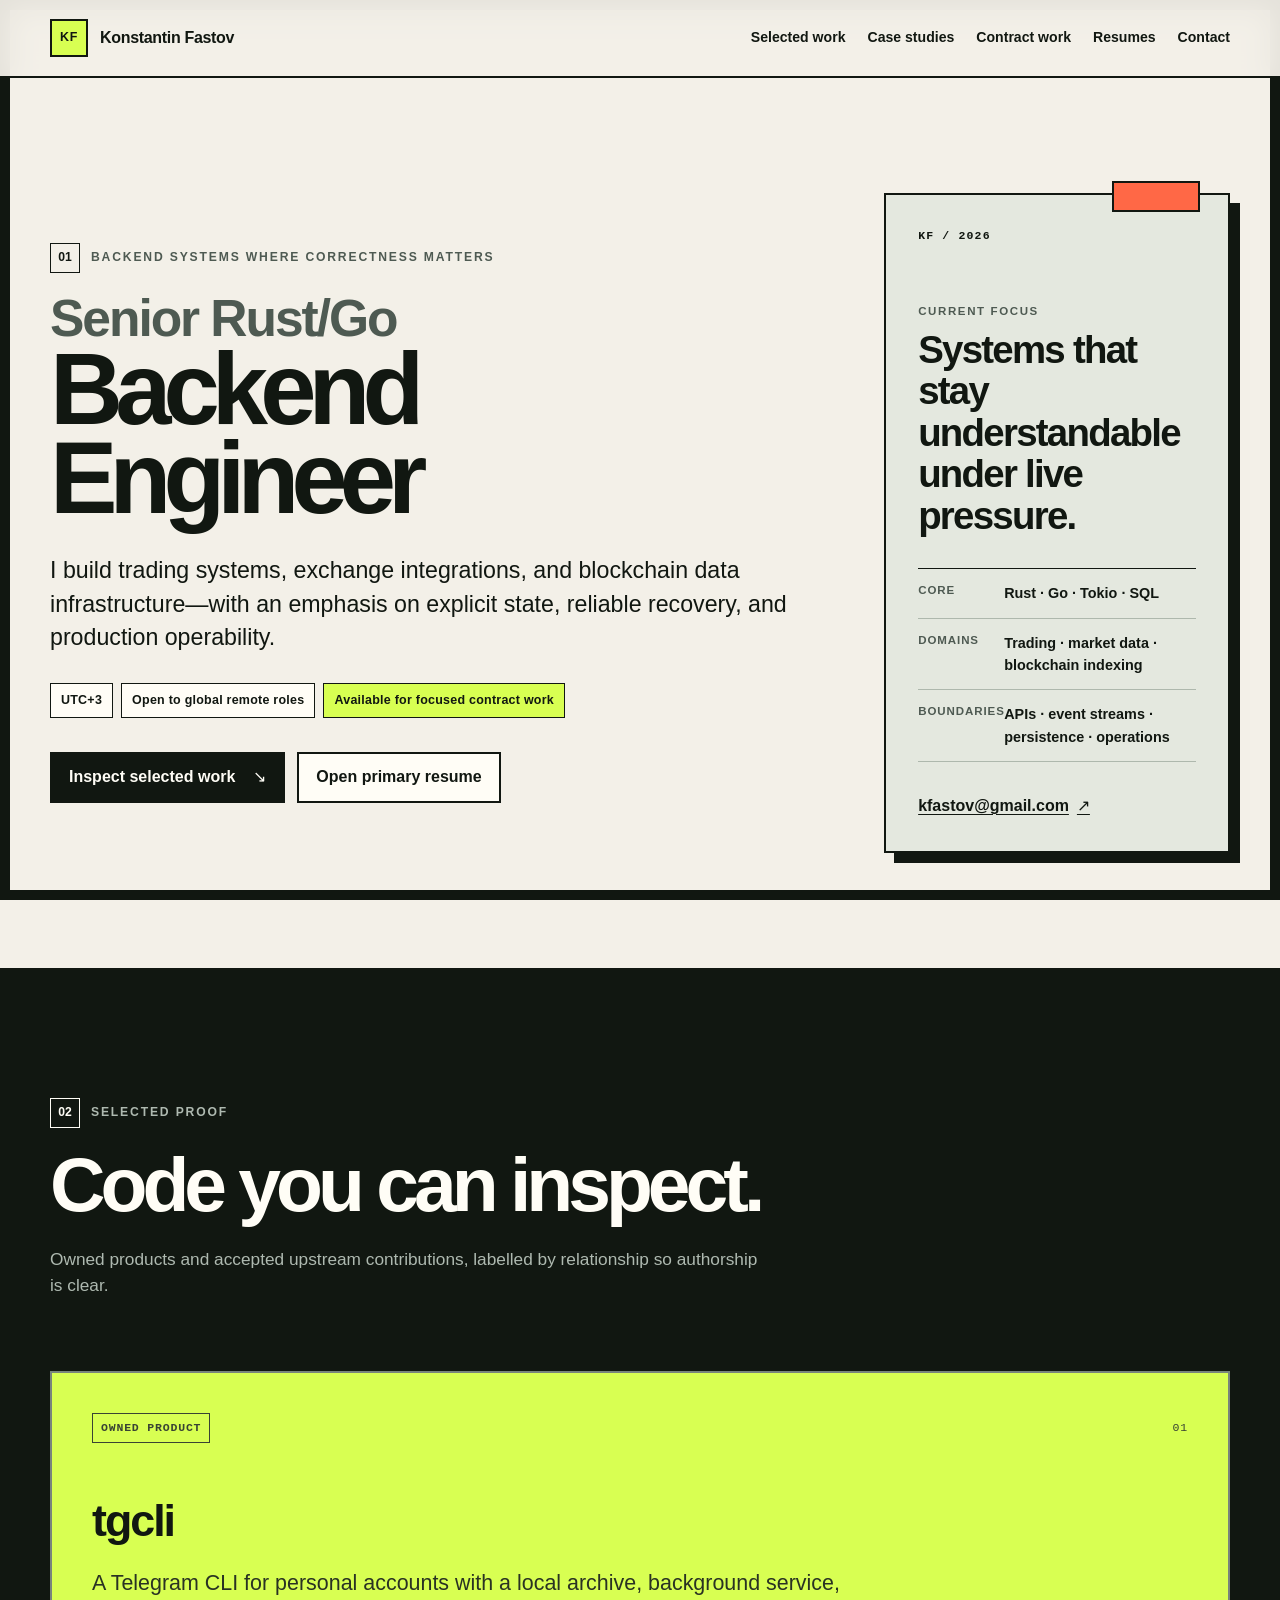
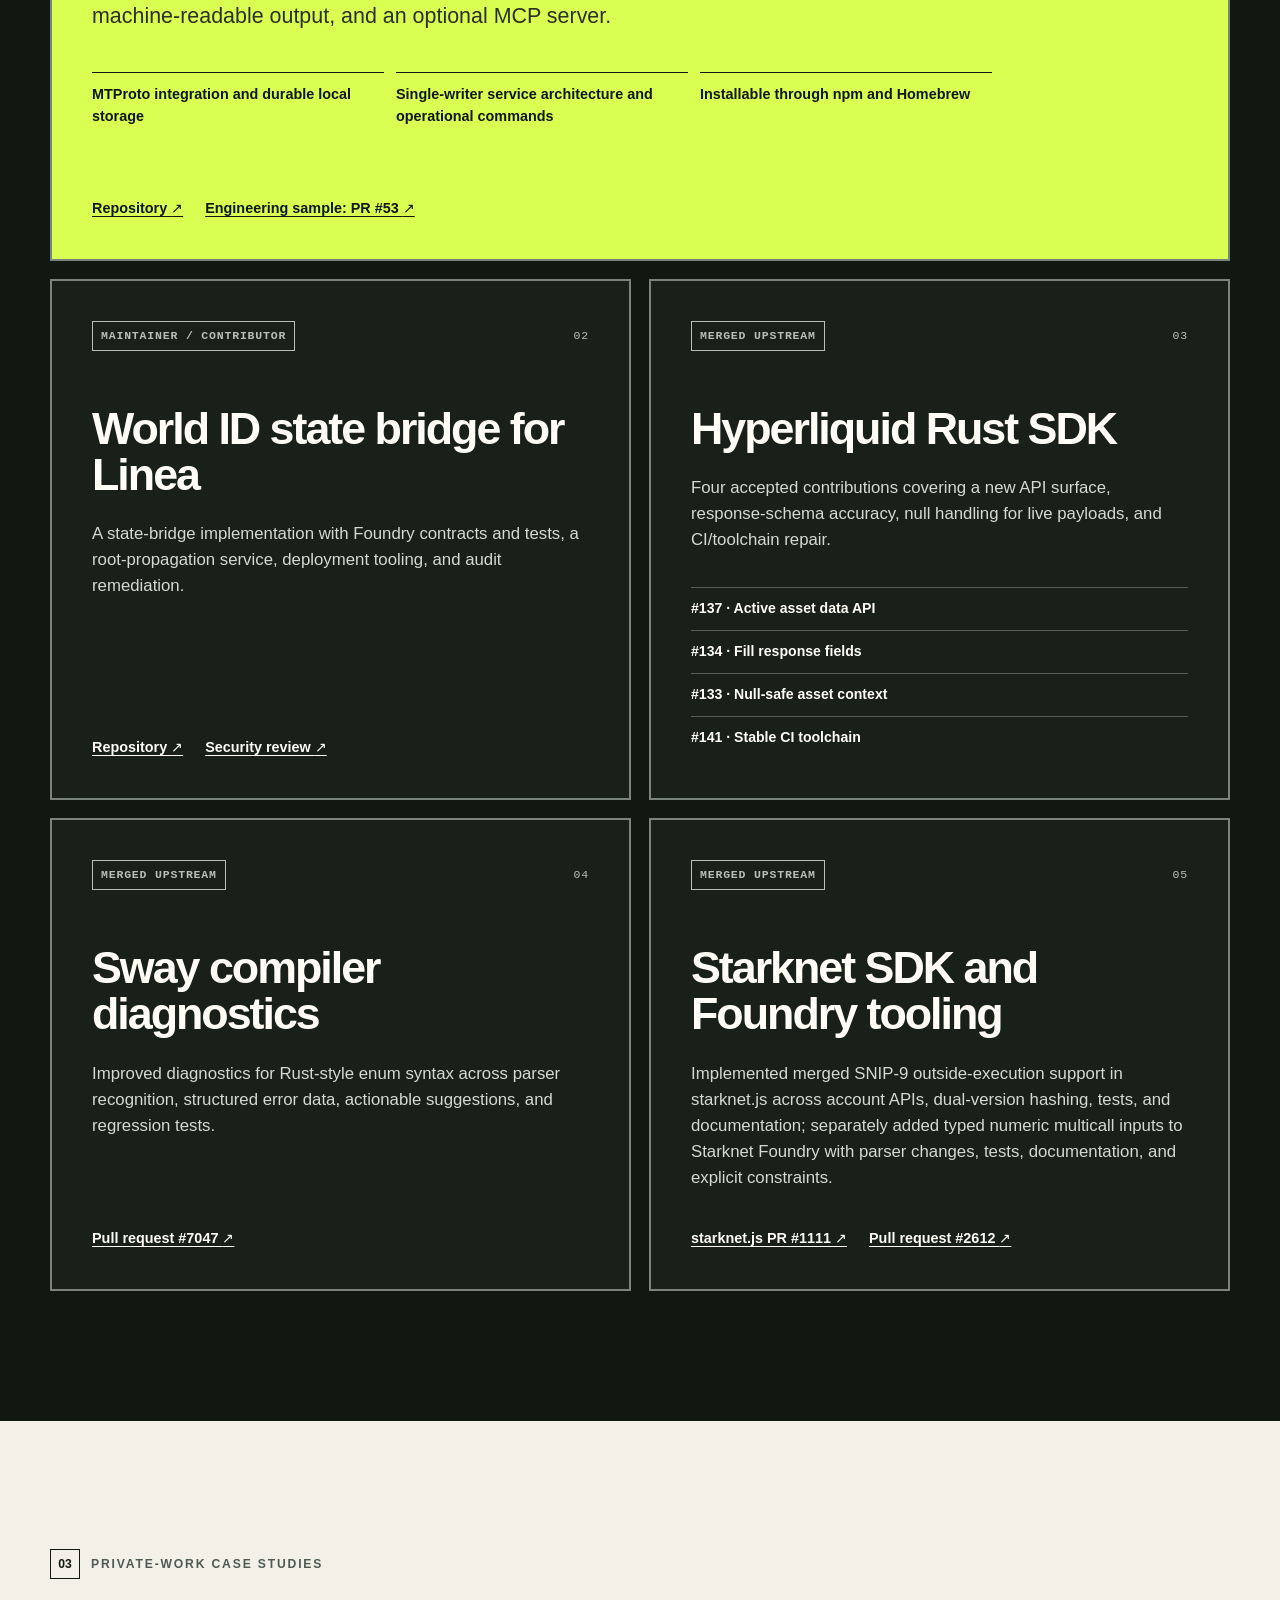
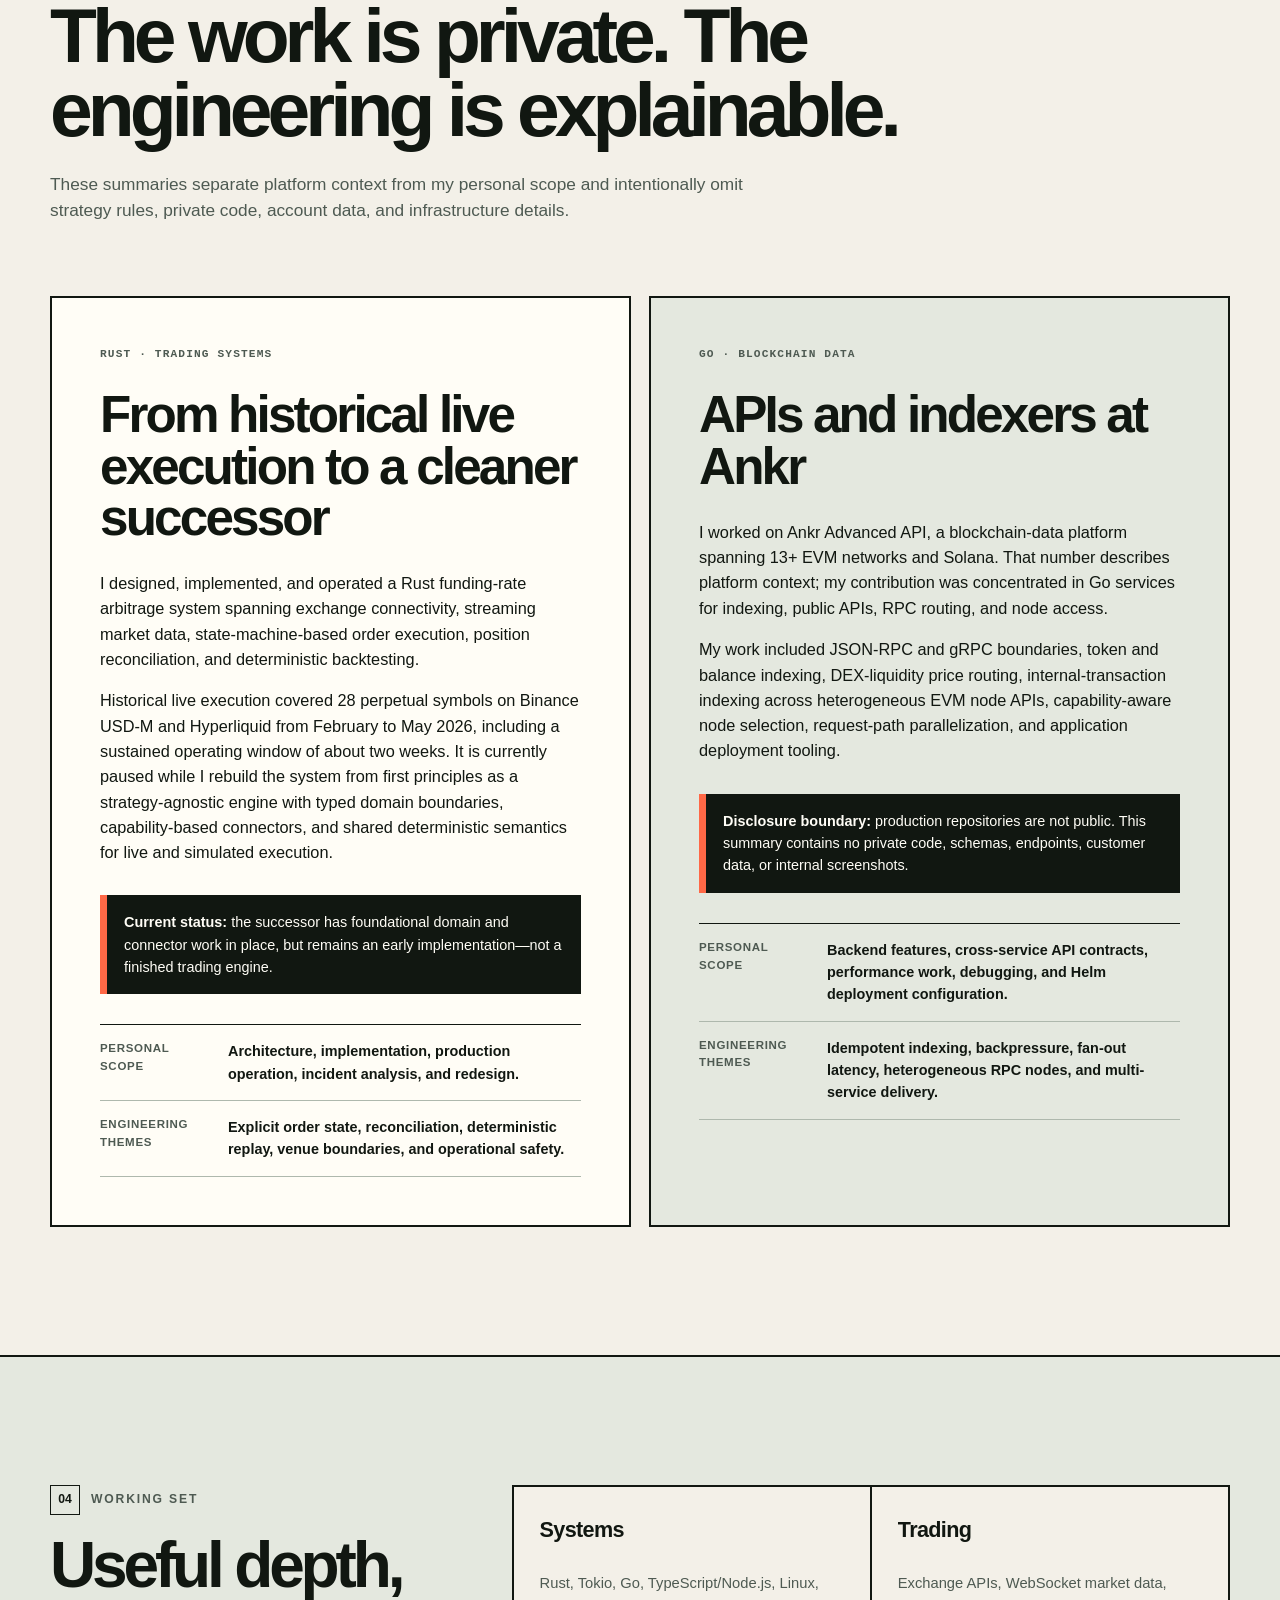
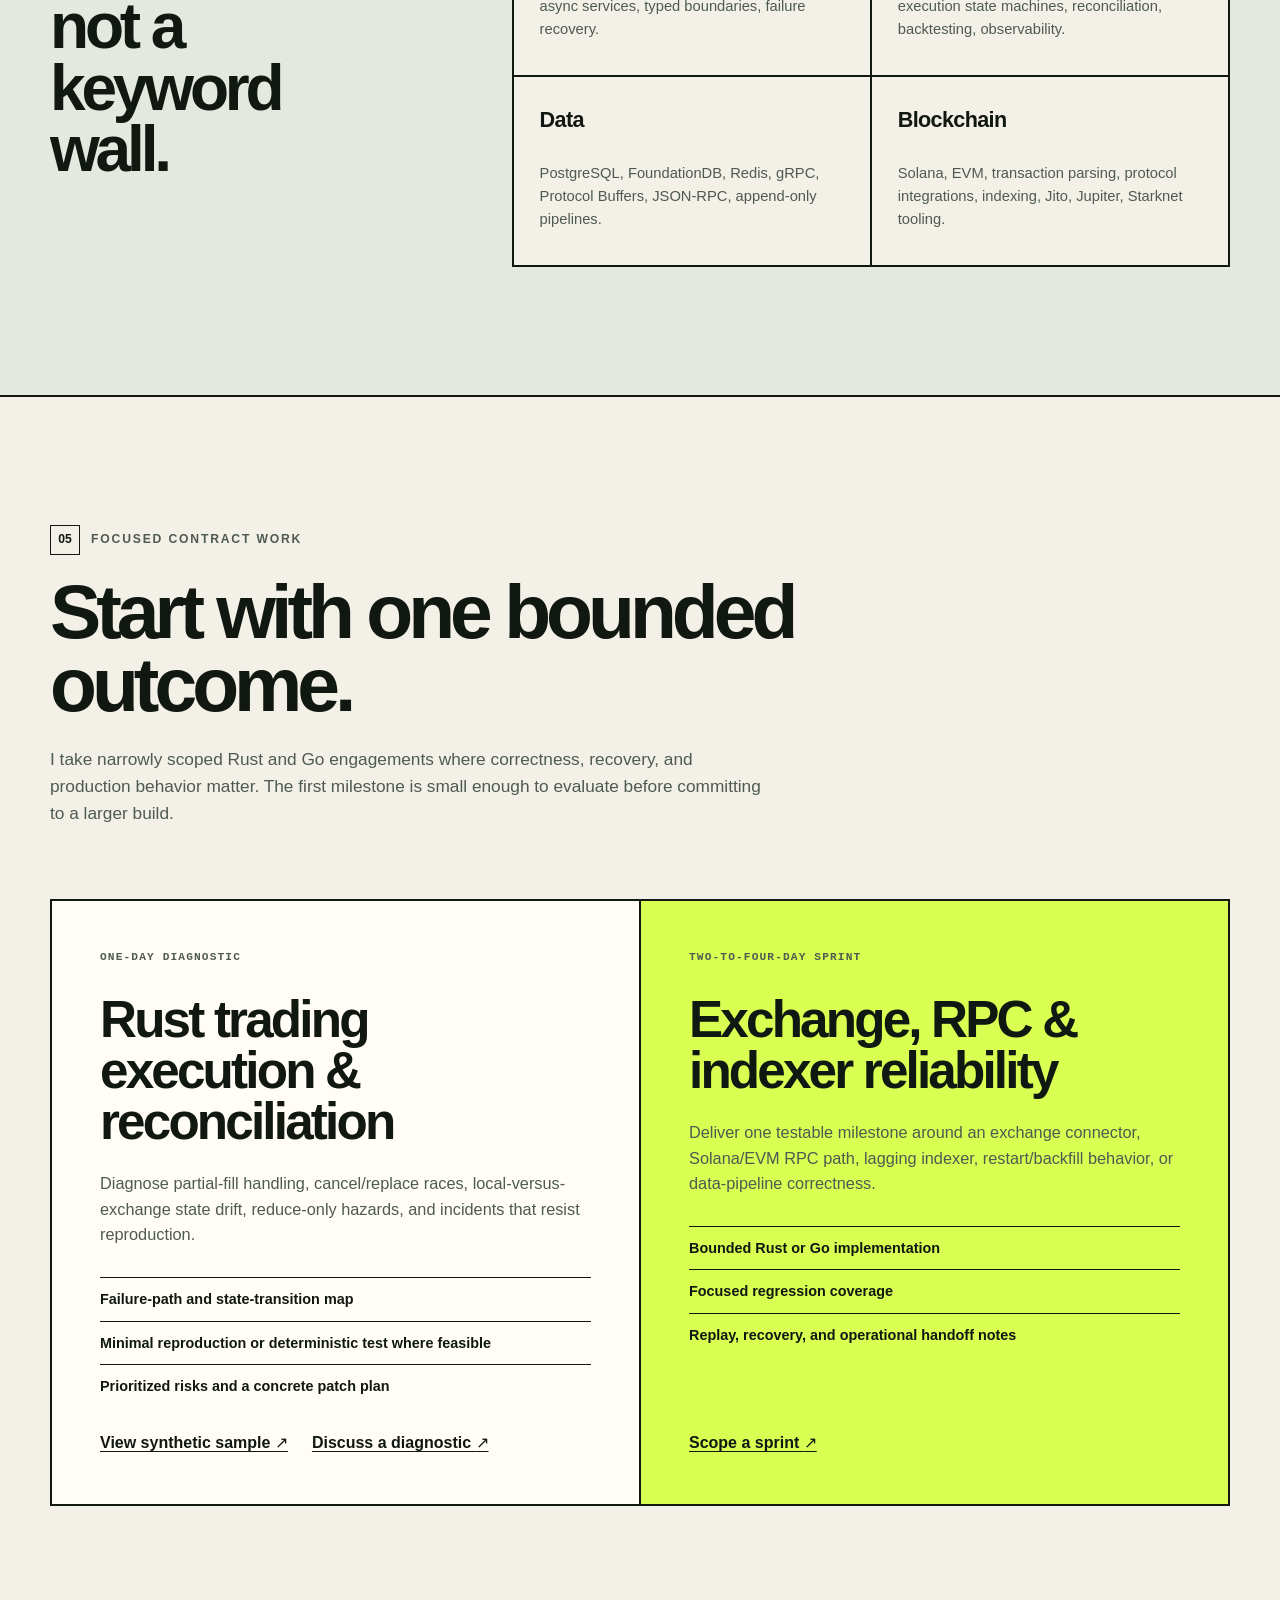
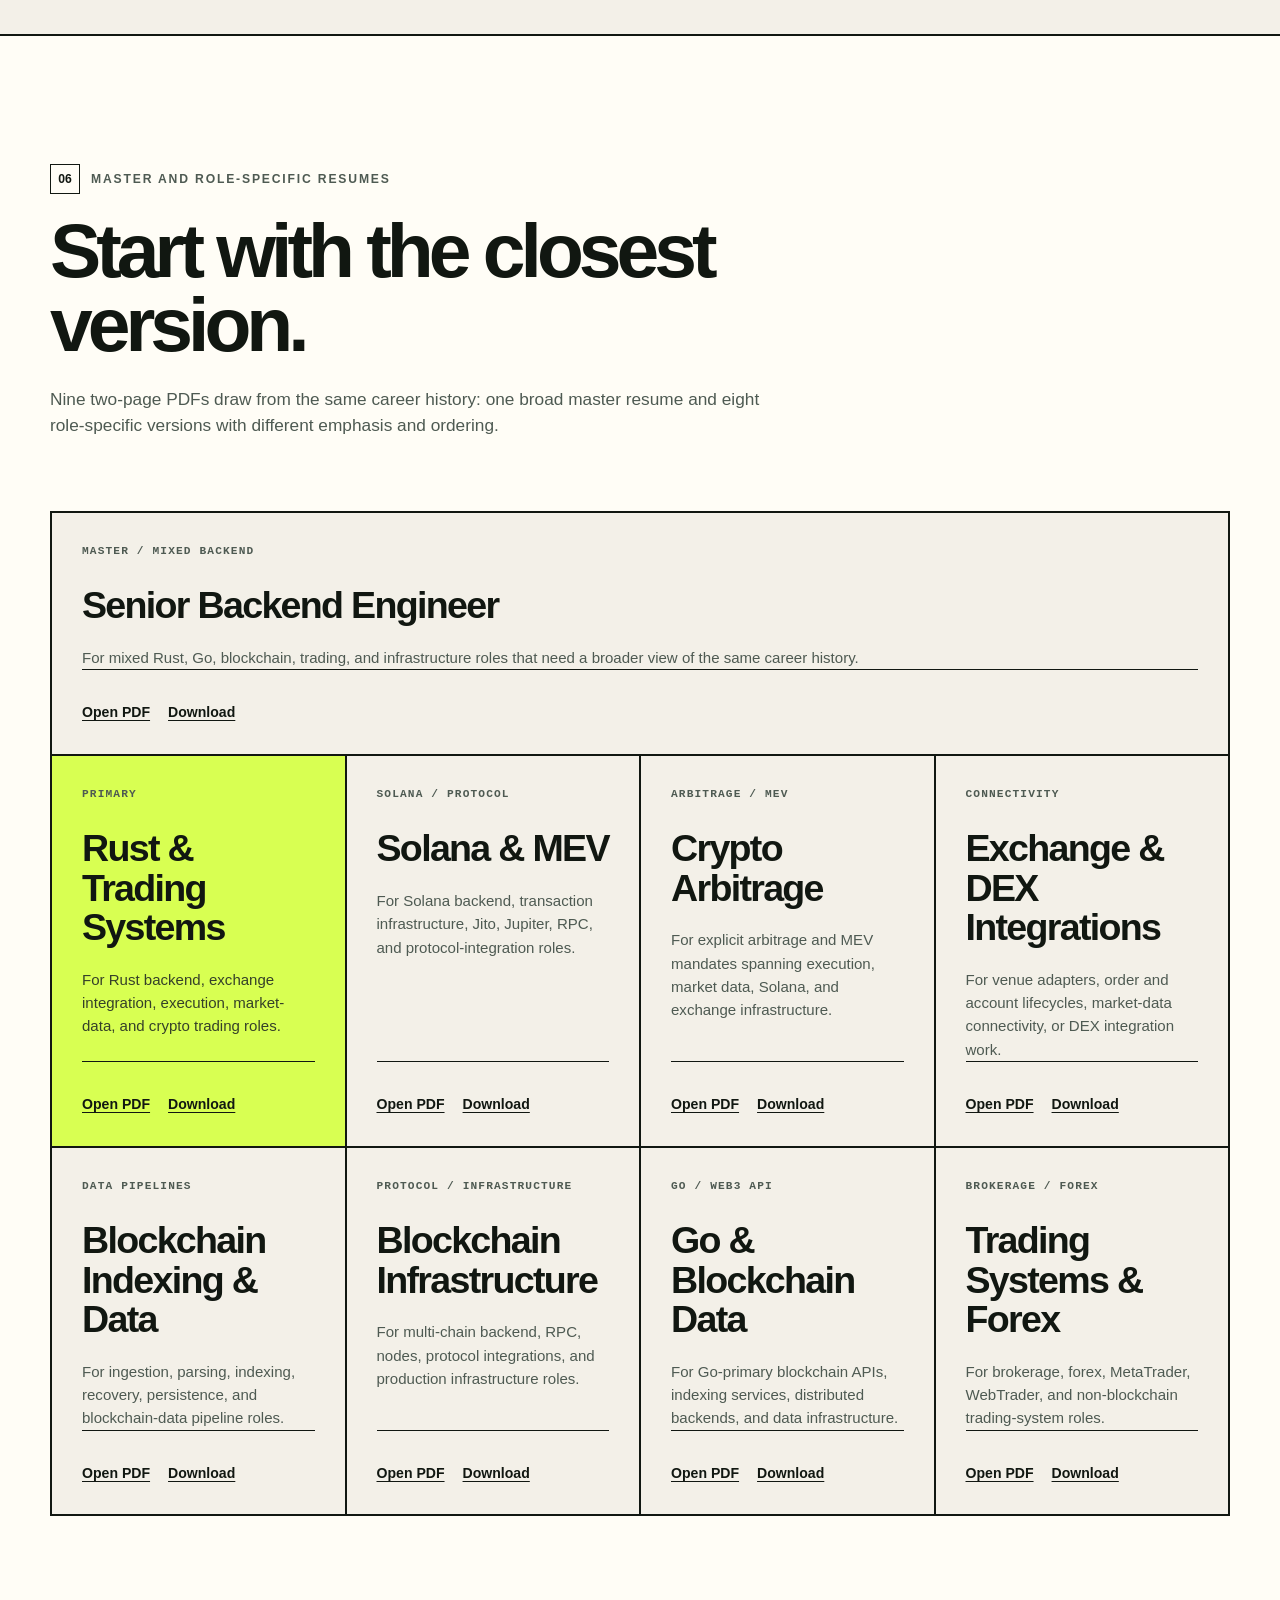
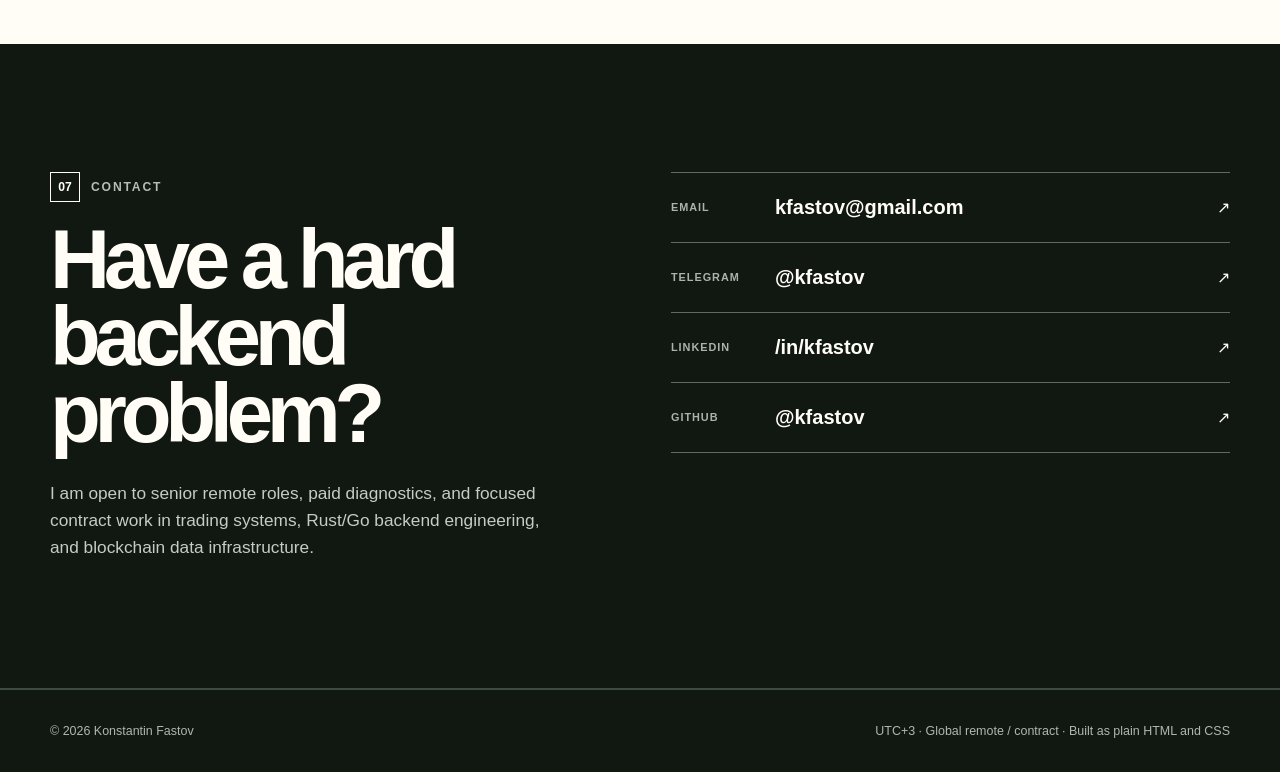
<file: index.html>
<!doctype html>
<html lang="en">
  <head>
    <meta charset="utf-8">
    <meta name="viewport" content="width=device-width, initial-scale=1">
    <title>Konstantin Fastov — Senior Rust/Go Backend Engineer</title>
    <meta
      name="description"
      content="Senior Rust and Go backend engineer building trading systems, exchange integrations, and blockchain data infrastructure. UTC+3; open to global remote roles and contract work."
    >
    <meta name="author" content="Konstantin Fastov">
    <meta name="robots" content="index, follow">
    <meta name="theme-color" content="#f3f0e8">
    <link rel="canonical" href="https://kfastov.github.io/">
    <link rel="icon" href="/assets/favicon.svg" type="image/svg+xml">
    <link rel="manifest" href="/site.webmanifest">
    <link rel="stylesheet" href="/styles.css">

    <meta property="og:type" content="website">
    <meta property="og:site_name" content="Konstantin Fastov">
    <meta property="og:title" content="Konstantin Fastov — Senior Rust/Go Backend Engineer">
    <meta
      property="og:description"
      content="Trading systems, exchange integrations, and blockchain data infrastructure. UTC+3 · Global remote and contract."
    >
    <meta property="og:url" content="https://kfastov.github.io/">
    <meta property="og:image" content="https://kfastov.github.io/assets/og-card.png">
    <meta property="og:image:type" content="image/png">
    <meta property="og:image:width" content="1200">
    <meta property="og:image:height" content="630">
    <meta property="og:image:alt" content="Konstantin Fastov, Senior Rust and Go Backend Engineer">

    <meta name="twitter:card" content="summary_large_image">
    <meta name="twitter:title" content="Konstantin Fastov — Senior Rust/Go Backend Engineer">
    <meta
      name="twitter:description"
      content="Trading systems, exchange integrations, and blockchain data infrastructure."
    >
    <meta name="twitter:image" content="https://kfastov.github.io/assets/og-card.png">

    <script type="application/ld+json">
      {
        "@context": "https://schema.org",
        "@type": "Person",
        "name": "Konstantin Fastov",
        "url": "https://kfastov.github.io/",
        "email": "mailto:kfastov@gmail.com",
        "jobTitle": "Senior Rust/Go Backend Engineer",
        "description": "Senior Rust/Go backend engineer in UTC+3, open to global remote roles and contract work.",
        "sameAs": [
          "https://github.com/kfastov",
          "https://www.linkedin.com/in/kfastov",
          "https://t.me/kfastov"
        ],
        "knowsAbout": [
          "Rust",
          "Go",
          "Trading systems",
          "Exchange integrations",
          "Blockchain indexing",
          "Distributed backend systems"
        ]
      }
    </script>
  </head>
  <body>
    <a class="skip-link" href="#main-content">Skip to content</a>

    <header class="site-header">
      <div class="shell header-inner">
        <a class="brand" href="#top" aria-label="Konstantin Fastov, back to top">
          <span class="brand-mark" aria-hidden="true">KF</span>
          <span class="brand-name">Konstantin Fastov</span>
        </a>
        <nav class="primary-nav" aria-label="Primary navigation">
          <a href="#work">Selected work</a>
          <a href="#case-studies">Case studies</a>
          <a href="#engagements">Contract work</a>
          <a href="#resumes">Resumes</a>
          <a href="#contact">Contact</a>
        </nav>
      </div>
    </header>

    <main id="main-content">
      <section class="hero shell" id="top" aria-labelledby="hero-title">
        <div class="hero-copy">
          <p class="eyebrow"><span aria-hidden="true">01</span> Backend systems where correctness matters</p>
          <h1 id="hero-title">
            <span>Senior Rust/Go</span>
            Backend Engineer
          </h1>
          <p class="hero-lede">
            I build trading systems, exchange integrations, and blockchain data infrastructure—with an emphasis on explicit state, reliable recovery, and production operability.
          </p>
          <ul class="availability" aria-label="Location and availability">
            <li>UTC+3</li>
            <li>Open to global remote roles</li>
            <li>Available for focused contract work</li>
          </ul>
          <div class="hero-actions">
            <a class="button button-primary" href="#work">Inspect selected work <span aria-hidden="true">↘</span></a>
            <a class="button button-secondary" href="/assets/resumes/konstantin-fastov-rust-trading.pdf">Open primary resume</a>
          </div>
        </div>

        <aside class="focus-panel" aria-label="Engineering focus">
          <div class="panel-index" aria-hidden="true">KF / 2026</div>
          <p class="panel-kicker">Current focus</p>
          <p class="panel-heading">Systems that stay understandable under live pressure.</p>
          <dl class="focus-list">
            <div>
              <dt>Core</dt>
              <dd>Rust · Go · Tokio · SQL</dd>
            </div>
            <div>
              <dt>Domains</dt>
              <dd>Trading · market data · blockchain indexing</dd>
            </div>
            <div>
              <dt>Boundaries</dt>
              <dd>APIs · event streams · persistence · operations</dd>
            </div>
          </dl>
          <a class="text-link" href="mailto:kfastov@gmail.com">kfastov@gmail.com <span aria-hidden="true">↗</span></a>
        </aside>
      </section>

      <section class="section section-proof" id="work" aria-labelledby="work-title">
        <div class="shell">
          <div class="section-heading">
            <p class="eyebrow"><span aria-hidden="true">02</span> Selected proof</p>
            <h2 id="work-title">Code you can inspect.</h2>
            <p>
              Owned products and accepted upstream contributions, labelled by relationship so authorship is clear.
            </p>
          </div>

          <div class="proof-grid">
            <article class="proof-card proof-card-featured">
              <div class="card-meta">
                <span class="relationship">Owned product</span>
                <span aria-hidden="true">01</span>
              </div>
              <h3><a href="https://github.com/kfastov/tgcli">tgcli</a></h3>
              <p class="card-summary">
                A Telegram CLI for personal accounts with a local archive, background service, machine-readable output, and an optional MCP server.
              </p>
              <ul class="card-points">
                <li>MTProto integration and durable local storage</li>
                <li>Single-writer service architecture and operational commands</li>
                <li>Installable through npm and Homebrew</li>
              </ul>
              <div class="card-links">
                <a href="https://github.com/kfastov/tgcli">Repository <span aria-hidden="true">↗</span></a>
                <a href="https://github.com/kfastov/tgcli/pull/53">Engineering sample: PR #53 <span aria-hidden="true">↗</span></a>
              </div>
            </article>

            <article class="proof-card">
              <div class="card-meta">
                <span class="relationship">Maintainer / contributor</span>
                <span aria-hidden="true">02</span>
              </div>
              <h3><a href="https://github.com/kfastov/worldcoin-bridge-linea">World ID state bridge for Linea</a></h3>
              <p class="card-summary">
                A state-bridge implementation with Foundry contracts and tests, a root-propagation service, deployment tooling, and audit remediation.
              </p>
              <div class="card-links">
                <a href="https://github.com/kfastov/worldcoin-bridge-linea">Repository <span aria-hidden="true">↗</span></a>
                <a href="https://github.com/kfastov/worldcoin-bridge-linea/tree/main/audits">Security review <span aria-hidden="true">↗</span></a>
              </div>
            </article>

            <article class="proof-card">
              <div class="card-meta">
                <span class="relationship">Merged upstream</span>
                <span aria-hidden="true">03</span>
              </div>
              <h3><a href="https://github.com/hyperliquid-dex/hyperliquid-rust-sdk">Hyperliquid Rust SDK</a></h3>
              <p class="card-summary">
                Four accepted contributions covering a new API surface, response-schema accuracy, null handling for live payloads, and CI/toolchain repair.
              </p>
              <ul class="pr-list" aria-label="Merged Hyperliquid pull requests">
                <li><a href="https://github.com/hyperliquid-dex/hyperliquid-rust-sdk/pull/137">#137 · Active asset data API</a></li>
                <li><a href="https://github.com/hyperliquid-dex/hyperliquid-rust-sdk/pull/134">#134 · Fill response fields</a></li>
                <li><a href="https://github.com/hyperliquid-dex/hyperliquid-rust-sdk/pull/133">#133 · Null-safe asset context</a></li>
                <li><a href="https://github.com/hyperliquid-dex/hyperliquid-rust-sdk/pull/141">#141 · Stable CI toolchain</a></li>
              </ul>
            </article>

            <article class="proof-card">
              <div class="card-meta">
                <span class="relationship">Merged upstream</span>
                <span aria-hidden="true">04</span>
              </div>
              <h3><a href="https://github.com/FuelLabs/sway/pull/7047">Sway compiler diagnostics</a></h3>
              <p class="card-summary">
                Improved diagnostics for Rust-style enum syntax across parser recognition, structured error data, actionable suggestions, and regression tests.
              </p>
              <div class="card-links">
                <a href="https://github.com/FuelLabs/sway/pull/7047">Pull request #7047 <span aria-hidden="true">↗</span></a>
              </div>
            </article>

            <article class="proof-card">
              <div class="card-meta">
                <span class="relationship">Merged upstream</span>
                <span aria-hidden="true">05</span>
              </div>
              <h3><a href="https://github.com/starknet-io/starknet.js/pull/1111">Starknet SDK and Foundry tooling</a></h3>
              <p class="card-summary">
                Implemented merged SNIP-9 outside-execution support in starknet.js across account APIs, dual-version hashing, tests, and documentation; separately added typed numeric multicall inputs to Starknet Foundry with parser changes, tests, documentation, and explicit constraints.
              </p>
              <div class="card-links">
                <a href="https://github.com/starknet-io/starknet.js/pull/1111">starknet.js PR #1111 <span aria-hidden="true">↗</span></a>
                <a href="https://github.com/foundry-rs/starknet-foundry/pull/2612">Pull request #2612 <span aria-hidden="true">↗</span></a>
              </div>
            </article>
          </div>
        </div>
      </section>

      <section class="section" id="case-studies" aria-labelledby="case-title">
        <div class="shell">
          <div class="section-heading">
            <p class="eyebrow"><span aria-hidden="true">03</span> Private-work case studies</p>
            <h2 id="case-title">The work is private. The engineering is explainable.</h2>
            <p>
              These summaries separate platform context from my personal scope and intentionally omit strategy rules, private code, account data, and infrastructure details.
            </p>
          </div>

          <div class="case-grid">
            <article class="case-card">
              <p class="case-label">Rust · trading systems</p>
              <h3>From historical live execution to a cleaner successor</h3>
              <p>
                I designed, implemented, and operated a Rust funding-rate arbitrage system spanning exchange connectivity, streaming market data, state-machine-based order execution, position reconciliation, and deterministic backtesting.
              </p>
              <p>
                Historical live execution covered 28 perpetual symbols on Binance USD-M and Hyperliquid from February to May 2026, including a sustained operating window of about two weeks. It is currently paused while I rebuild the system from first principles as a strategy-agnostic engine with typed domain boundaries, capability-based connectors, and shared deterministic semantics for live and simulated execution.
              </p>
              <div class="case-note">
                <strong>Current status:</strong> the successor has foundational domain and connector work in place, but remains an early implementation—not a finished trading engine.
              </div>
              <dl class="case-facts">
                <div>
                  <dt>Personal scope</dt>
                  <dd>Architecture, implementation, production operation, incident analysis, and redesign.</dd>
                </div>
                <div>
                  <dt>Engineering themes</dt>
                  <dd>Explicit order state, reconciliation, deterministic replay, venue boundaries, and operational safety.</dd>
                </div>
              </dl>
            </article>

            <article class="case-card">
              <p class="case-label">Go · blockchain data</p>
              <h3>APIs and indexers at Ankr</h3>
              <p>
                I worked on Ankr Advanced API, a blockchain-data platform spanning 13+ EVM networks and Solana. That number describes platform context; my contribution was concentrated in Go services for indexing, public APIs, RPC routing, and node access.
              </p>
              <p>
                My work included JSON-RPC and gRPC boundaries, token and balance indexing, DEX-liquidity price routing, internal-transaction indexing across heterogeneous EVM node APIs, capability-aware node selection, request-path parallelization, and application deployment tooling.
              </p>
              <div class="case-note">
                <strong>Disclosure boundary:</strong> production repositories are not public. This summary contains no private code, schemas, endpoints, customer data, or internal screenshots.
              </div>
              <dl class="case-facts">
                <div>
                  <dt>Personal scope</dt>
                  <dd>Backend features, cross-service API contracts, performance work, debugging, and Helm deployment configuration.</dd>
                </div>
                <div>
                  <dt>Engineering themes</dt>
                  <dd>Idempotent indexing, backpressure, fan-out latency, heterogeneous RPC nodes, and multi-service delivery.</dd>
                </div>
              </dl>
            </article>
          </div>
        </div>
      </section>

      <section class="section capabilities" aria-labelledby="capabilities-title">
        <div class="shell capabilities-layout">
          <div class="section-heading compact-heading">
            <p class="eyebrow"><span aria-hidden="true">04</span> Working set</p>
            <h2 id="capabilities-title">Useful depth, not a keyword wall.</h2>
          </div>
          <div class="capability-grid">
            <article>
              <h3>Systems</h3>
              <p>Rust, Tokio, Go, TypeScript/Node.js, Linux, async services, typed boundaries, failure recovery.</p>
            </article>
            <article>
              <h3>Trading</h3>
              <p>Exchange APIs, WebSocket market data, execution state machines, reconciliation, backtesting, observability.</p>
            </article>
            <article>
              <h3>Data</h3>
              <p>PostgreSQL, FoundationDB, Redis, gRPC, Protocol Buffers, JSON-RPC, append-only pipelines.</p>
            </article>
            <article>
              <h3>Blockchain</h3>
              <p>Solana, EVM, transaction parsing, protocol integrations, indexing, Jito, Jupiter, Starknet tooling.</p>
            </article>
          </div>
        </div>
      </section>

      <section class="section engagements" id="engagements" aria-labelledby="engagements-title">
        <div class="shell">
          <div class="section-heading">
            <p class="eyebrow"><span aria-hidden="true">05</span> Focused contract work</p>
            <h2 id="engagements-title">Start with one bounded outcome.</h2>
            <p>
              I take narrowly scoped Rust and Go engagements where correctness, recovery, and production behavior matter. The first milestone is small enough to evaluate before committing to a larger build.
            </p>
          </div>

          <div class="engagement-grid">
            <article class="engagement-card">
              <p class="engagement-label">One-day diagnostic</p>
              <h3>Rust trading execution &amp; reconciliation</h3>
              <p>
                Diagnose partial-fill handling, cancel/replace races, local-versus-exchange state drift, reduce-only hazards, and incidents that resist reproduction.
              </p>
              <ul>
                <li>Failure-path and state-transition map</li>
                <li>Minimal reproduction or deterministic test where feasible</li>
                <li>Prioritized risks and a concrete patch plan</li>
              </ul>
              <div class="engagement-actions">
                <a class="engagement-link" href="/assets/samples/rust-trading-execution-diagnostic-sample.pdf">View synthetic sample <span aria-hidden="true">&#8599;</span></a>
                <a class="engagement-link" href="mailto:kfastov@gmail.com?subject=Rust%20trading%20diagnostic">Discuss a diagnostic <span aria-hidden="true">&#8599;</span></a>
              </div>
            </article>

            <article class="engagement-card">
              <p class="engagement-label">Two-to-four-day sprint</p>
              <h3>Exchange, RPC &amp; indexer reliability</h3>
              <p>
                Deliver one testable milestone around an exchange connector, Solana/EVM RPC path, lagging indexer, restart/backfill behavior, or data-pipeline correctness.
              </p>
              <ul>
                <li>Bounded Rust or Go implementation</li>
                <li>Focused regression coverage</li>
                <li>Replay, recovery, and operational handoff notes</li>
              </ul>
              <div class="engagement-actions">
                <a class="engagement-link" href="mailto:kfastov@gmail.com?subject=Rust%20or%20Go%20reliability%20sprint">Scope a sprint <span aria-hidden="true">&#8599;</span></a>
              </div>
            </article>
          </div>
        </div>
      </section>

      <section class="section section-resumes" id="resumes" aria-labelledby="resumes-title">
        <div class="shell">
          <div class="section-heading">
            <p class="eyebrow"><span aria-hidden="true">06</span> Master and role-specific resumes</p>
            <h2 id="resumes-title">Start with the closest version.</h2>
            <p>Nine two-page PDFs draw from the same career history: one broad master resume and eight role-specific versions with different emphasis and ordering.</p>
          </div>

          <div class="resume-grid">
            <article class="resume-card master-resume">
              <p class="resume-track">Master / mixed backend</p>
              <h3>Senior Backend Engineer</h3>
              <p>For mixed Rust, Go, blockchain, trading, and infrastructure roles that need a broader view of the same career history.</p>
              <div class="resume-actions">
                <a href="/assets/resumes/konstantin-fastov-master.pdf">Open PDF</a>
                <a href="/assets/resumes/konstantin-fastov-master.pdf" download>Download</a>
              </div>
            </article>

            <article class="resume-card primary-resume">
              <p class="resume-track">Primary</p>
              <h3>Rust &amp; Trading Systems</h3>
              <p>For Rust backend, exchange integration, execution, market-data, and crypto trading roles.</p>
              <div class="resume-actions">
                <a href="/assets/resumes/konstantin-fastov-rust-trading.pdf">Open PDF</a>
                <a href="/assets/resumes/konstantin-fastov-rust-trading.pdf" download>Download</a>
              </div>
            </article>

            <article class="resume-card">
              <p class="resume-track">Solana / protocol</p>
              <h3>Solana &amp; MEV</h3>
              <p>For Solana backend, transaction infrastructure, Jito, Jupiter, RPC, and protocol-integration roles.</p>
              <div class="resume-actions">
                <a href="/assets/resumes/konstantin-fastov-solana-mev.pdf">Open PDF</a>
                <a href="/assets/resumes/konstantin-fastov-solana-mev.pdf" download>Download</a>
              </div>
            </article>

            <article class="resume-card">
              <p class="resume-track">Arbitrage / MEV</p>
              <h3>Crypto Arbitrage</h3>
              <p>For explicit arbitrage and MEV mandates spanning execution, market data, Solana, and exchange infrastructure.</p>
              <div class="resume-actions">
                <a href="/assets/resumes/konstantin-fastov-crypto-arbitrage-mev.pdf">Open PDF</a>
                <a href="/assets/resumes/konstantin-fastov-crypto-arbitrage-mev.pdf" download>Download</a>
              </div>
            </article>

            <article class="resume-card">
              <p class="resume-track">Connectivity</p>
              <h3>Exchange &amp; DEX Integrations</h3>
              <p>For venue adapters, order and account lifecycles, market-data connectivity, or DEX integration work.</p>
              <div class="resume-actions">
                <a href="/assets/resumes/konstantin-fastov-exchange-dex-integrations.pdf">Open PDF</a>
                <a href="/assets/resumes/konstantin-fastov-exchange-dex-integrations.pdf" download>Download</a>
              </div>
            </article>

            <article class="resume-card">
              <p class="resume-track">Data pipelines</p>
              <h3>Blockchain Indexing &amp; Data</h3>
              <p>For ingestion, parsing, indexing, recovery, persistence, and blockchain-data pipeline roles.</p>
              <div class="resume-actions">
                <a href="/assets/resumes/konstantin-fastov-blockchain-indexing-data.pdf">Open PDF</a>
                <a href="/assets/resumes/konstantin-fastov-blockchain-indexing-data.pdf" download>Download</a>
              </div>
            </article>

            <article class="resume-card">
              <p class="resume-track">Protocol / infrastructure</p>
              <h3>Blockchain Infrastructure</h3>
              <p>For multi-chain backend, RPC, nodes, protocol integrations, and production infrastructure roles.</p>
              <div class="resume-actions">
                <a href="/assets/resumes/konstantin-fastov-blockchain-infrastructure.pdf">Open PDF</a>
                <a href="/assets/resumes/konstantin-fastov-blockchain-infrastructure.pdf" download>Download</a>
              </div>
            </article>

            <article class="resume-card">
              <p class="resume-track">Go / Web3 API</p>
              <h3>Go &amp; Blockchain Data</h3>
              <p>For Go-primary blockchain APIs, indexing services, distributed backends, and data infrastructure.</p>
              <div class="resume-actions">
                <a href="/assets/resumes/konstantin-fastov-go-blockchain-data.pdf">Open PDF</a>
                <a href="/assets/resumes/konstantin-fastov-go-blockchain-data.pdf" download>Download</a>
              </div>
            </article>

            <article class="resume-card">
              <p class="resume-track">Brokerage / forex</p>
              <h3>Trading Systems &amp; Forex</h3>
              <p>For brokerage, forex, MetaTrader, WebTrader, and non-blockchain trading-system roles.</p>
              <div class="resume-actions">
                <a href="/assets/resumes/konstantin-fastov-trading-systems-forex.pdf">Open PDF</a>
                <a href="/assets/resumes/konstantin-fastov-trading-systems-forex.pdf" download>Download</a>
              </div>
            </article>
          </div>
        </div>
      </section>

      <section class="contact-section" id="contact" aria-labelledby="contact-title">
        <div class="shell contact-layout">
          <div>
            <p class="eyebrow light-eyebrow"><span aria-hidden="true">07</span> Contact</p>
            <h2 id="contact-title">Have a hard backend problem?</h2>
            <p>
              I am open to senior remote roles, paid diagnostics, and focused contract work in trading systems, Rust/Go backend engineering, and blockchain data infrastructure.
            </p>
          </div>
          <ul class="contact-list">
            <li><a href="mailto:kfastov@gmail.com"><span>Email</span> kfastov@gmail.com <b aria-hidden="true">↗</b></a></li>
            <li><a href="https://t.me/kfastov"><span>Telegram</span> @kfastov <b aria-hidden="true">↗</b></a></li>
            <li><a href="https://www.linkedin.com/in/kfastov"><span>LinkedIn</span> /in/kfastov <b aria-hidden="true">↗</b></a></li>
            <li><a href="https://github.com/kfastov"><span>GitHub</span> @kfastov <b aria-hidden="true">↗</b></a></li>
          </ul>
        </div>
      </section>
    </main>

    <footer class="site-footer">
      <div class="shell footer-inner">
        <p>© 2026 Konstantin Fastov</p>
        <p>UTC+3 · Global remote / contract · Built as plain HTML and CSS</p>
      </div>
    </footer>
  </body>
</html>
</file>
<file: styles.css>
:root {
  --paper: #f3f0e8;
  --surface: #fffdf6;
  --surface-muted: #e4e8df;
  --ink: #111711;
  --muted: #4e5a52;
  --line: #aeb8ad;
  --accent: #d8ff52;
  --accent-dark: #90b900;
  --signal: #ff6846;
  --focus: #0068d9;
  --radius: 0;
  --shell: min(1180px, calc(100vw - 40px));
  color-scheme: light;
  font-family: Inter, ui-sans-serif, -apple-system, BlinkMacSystemFont, "Segoe UI", sans-serif;
  font-synthesis: none;
  text-rendering: optimizeLegibility;
}

* {
  box-sizing: border-box;
}

html {
  scroll-behavior: smooth;
  scroll-padding-top: 92px;
}

body {
  margin: 0;
  background: var(--paper);
  color: var(--ink);
  font-size: 16px;
  line-height: 1.55;
}

body::before {
  position: fixed;
  inset: 0;
  z-index: -1;
  border: 10px solid var(--ink);
  pointer-events: none;
  content: "";
}

img,
svg {
  display: block;
  max-width: 100%;
}

a {
  color: inherit;
  text-decoration-thickness: 0.08em;
  text-underline-offset: 0.18em;
}

a:hover {
  text-decoration-thickness: 0.14em;
}

a:focus-visible,
button:focus-visible {
  outline: 3px solid var(--focus);
  outline-offset: 4px;
}

.shell {
  width: var(--shell);
  margin-inline: auto;
}

.skip-link {
  position: fixed;
  top: 16px;
  left: 16px;
  z-index: 100;
  padding: 10px 14px;
  transform: translateY(-160%);
  border: 2px solid var(--ink);
  background: var(--accent);
  color: var(--ink);
  font-weight: 800;
}

.skip-link:focus {
  transform: translateY(0);
}

.site-header {
  position: sticky;
  top: 0;
  z-index: 20;
  border-bottom: 2px solid var(--ink);
  background: rgb(243 240 232 / 94%);
  backdrop-filter: blur(12px);
}

.header-inner {
  display: flex;
  min-height: 76px;
  align-items: center;
  justify-content: space-between;
  gap: 24px;
}

.brand {
  display: inline-flex;
  align-items: center;
  gap: 12px;
  font-weight: 850;
  letter-spacing: -0.02em;
  text-decoration: none;
}

.brand-mark {
  display: grid;
  width: 38px;
  height: 38px;
  place-items: center;
  border: 2px solid var(--ink);
  background: var(--accent);
  font-size: 0.78rem;
  letter-spacing: 0.05em;
}

.primary-nav {
  display: flex;
  flex-wrap: wrap;
  justify-content: flex-end;
  gap: 10px 22px;
  font-size: 0.88rem;
  font-weight: 760;
}

.primary-nav a {
  text-decoration: none;
}

.primary-nav a:hover {
  text-decoration: underline;
}

.hero {
  display: grid;
  min-height: calc(100svh - 76px);
  grid-template-columns: minmax(0, 1.55fr) minmax(310px, 0.72fr);
  align-items: center;
  gap: clamp(38px, 7vw, 96px);
  padding-block: clamp(64px, 9vw, 126px);
}

.hero-copy {
  min-width: 0;
}

.eyebrow {
  display: flex;
  align-items: center;
  gap: 11px;
  margin: 0 0 20px;
  color: var(--muted);
  font-size: 0.76rem;
  font-weight: 850;
  letter-spacing: 0.15em;
  text-transform: uppercase;
}

.eyebrow span {
  display: inline-grid;
  min-width: 30px;
  min-height: 30px;
  place-items: center;
  border: 1px solid currentcolor;
  color: var(--ink);
  letter-spacing: 0;
}

.hero h1 {
  max-width: 880px;
  margin: 0;
  font-size: clamp(3.45rem, 7.9vw, 7.35rem);
  font-weight: 900;
  letter-spacing: -0.078em;
  line-height: 0.88;
}

.hero h1 span {
  display: block;
  color: var(--muted);
  font-size: 0.51em;
  font-weight: 730;
  letter-spacing: -0.04em;
  line-height: 1;
}

.hero-lede {
  max-width: 760px;
  margin: 32px 0 0;
  font-size: clamp(1.12rem, 2vw, 1.45rem);
  font-weight: 520;
  line-height: 1.45;
}

.availability {
  display: flex;
  flex-wrap: wrap;
  gap: 8px;
  margin: 28px 0 0;
  padding: 0;
  list-style: none;
}

.availability li {
  padding: 7px 10px;
  border: 1px solid var(--ink);
  background: var(--surface);
  font-size: 0.78rem;
  font-weight: 780;
  letter-spacing: 0.02em;
}

.availability li:nth-child(3),
.availability li:nth-child(4) {
  background: var(--accent);
}

.hero-actions {
  display: flex;
  flex-wrap: wrap;
  gap: 12px;
  margin-top: 34px;
}

.button {
  display: inline-flex;
  min-height: 50px;
  align-items: center;
  justify-content: center;
  gap: 18px;
  padding: 11px 17px;
  border: 2px solid var(--ink);
  font-weight: 820;
  text-decoration: none;
  transition: transform 140ms ease, box-shadow 140ms ease;
}

.button:hover {
  transform: translate(-2px, -2px);
  box-shadow: 5px 5px 0 var(--ink);
  text-decoration: none;
}

.button-primary {
  background: var(--ink);
  color: var(--surface);
}

.button-secondary {
  background: var(--surface);
}

.focus-panel {
  position: relative;
  padding: 32px;
  border: 2px solid var(--ink);
  background: var(--surface-muted);
  box-shadow: 10px 10px 0 var(--ink);
}

.focus-panel::before {
  position: absolute;
  top: -14px;
  right: 28px;
  width: 84px;
  height: 27px;
  border: 2px solid var(--ink);
  background: var(--signal);
  content: "";
}

.panel-index {
  margin-bottom: 58px;
  font-family: ui-monospace, "SFMono-Regular", Consolas, monospace;
  font-size: 0.72rem;
  font-weight: 800;
  letter-spacing: 0.1em;
}

.panel-kicker {
  margin: 0 0 8px;
  color: var(--muted);
  font-size: 0.72rem;
  font-weight: 850;
  letter-spacing: 0.14em;
  text-transform: uppercase;
}

.panel-heading {
  margin: 0;
  font-size: clamp(1.75rem, 3vw, 2.5rem);
  font-weight: 850;
  letter-spacing: -0.045em;
  line-height: 1.08;
}

.focus-list {
  margin: 32px 0;
  border-top: 1px solid var(--ink);
}

.focus-list div {
  display: grid;
  grid-template-columns: 74px 1fr;
  gap: 12px;
  padding-block: 13px;
  border-bottom: 1px solid var(--line);
}

.focus-list dt {
  color: var(--muted);
  font-size: 0.72rem;
  font-weight: 850;
  letter-spacing: 0.08em;
  text-transform: uppercase;
}

.focus-list dd {
  margin: 0;
  font-size: 0.9rem;
  font-weight: 690;
}

.text-link {
  display: inline-flex;
  gap: 8px;
  font-weight: 820;
}

.section {
  padding-block: clamp(78px, 10vw, 134px);
  border-top: 2px solid var(--ink);
}

.section-proof {
  background: var(--ink);
  color: var(--surface);
}

.section-heading {
  display: grid;
  max-width: 920px;
  grid-template-columns: minmax(0, 1fr);
  margin-bottom: clamp(40px, 6vw, 72px);
}

.section-heading h2 {
  max-width: 860px;
  margin: 0;
  font-size: clamp(2.55rem, 6vw, 5.4rem);
  font-weight: 900;
  letter-spacing: -0.065em;
  line-height: 0.96;
}

.section-heading > p:last-child {
  max-width: 720px;
  margin: 24px 0 0;
  color: var(--muted);
  font-size: 1.08rem;
}

.section-proof .section-heading > p:last-child,
.section-proof .eyebrow {
  color: #aeb9b0;
}

.section-proof .eyebrow span {
  color: var(--surface);
}

.proof-grid {
  display: grid;
  grid-template-columns: repeat(2, minmax(0, 1fr));
  gap: 18px;
}

.proof-card {
  display: flex;
  min-height: 420px;
  flex-direction: column;
  padding: clamp(25px, 4vw, 40px);
  border: 2px solid #78847c;
  background: #182019;
}

.proof-card-featured {
  grid-column: 1 / -1;
  min-height: 490px;
  background: var(--accent);
  color: var(--ink);
}

.card-meta {
  display: flex;
  align-items: center;
  justify-content: space-between;
  gap: 16px;
  margin-bottom: 54px;
  color: #b6c0b8;
  font-family: ui-monospace, "SFMono-Regular", Consolas, monospace;
  font-size: 0.72rem;
  letter-spacing: 0.07em;
  text-transform: uppercase;
}

.proof-card-featured .card-meta {
  color: #394334;
}

.relationship {
  display: inline-flex;
  padding: 5px 8px;
  border: 1px solid currentcolor;
  font-family: inherit;
  font-weight: 800;
}

.proof-card h3 {
  max-width: 780px;
  margin: 0;
  font-size: clamp(1.8rem, 3.5vw, 3.35rem);
  font-weight: 860;
  letter-spacing: -0.045em;
  line-height: 1.03;
}

.proof-card h3 a {
  text-decoration: none;
}

.proof-card h3 a:hover {
  text-decoration: underline;
}

.card-summary {
  max-width: 790px;
  margin: 24px 0 0;
  color: #d3dad4;
  font-size: 1.05rem;
}

.proof-card-featured .card-summary {
  color: #293223;
  font-size: clamp(1.12rem, 2vw, 1.34rem);
}

.card-points {
  display: grid;
  max-width: 900px;
  grid-template-columns: repeat(3, minmax(0, 1fr));
  gap: 12px;
  margin: 38px 0 0;
  padding: 0;
  list-style: none;
}

.card-points li {
  padding-top: 10px;
  border-top: 1px solid var(--ink);
  font-size: 0.9rem;
  font-weight: 720;
}

.card-links {
  display: flex;
  flex-wrap: wrap;
  gap: 10px 22px;
  margin-top: auto;
  padding-top: 36px;
  font-size: 0.9rem;
  font-weight: 800;
}

.pr-list {
  display: grid;
  gap: 0;
  margin: auto 0 0;
  padding: 34px 0 0;
  list-style: none;
}

.pr-list li {
  border-top: 1px solid #526057;
}

.pr-list a {
  display: block;
  padding-block: 10px;
  font-size: 0.88rem;
  font-weight: 730;
  text-decoration: none;
}

.pr-list a:hover {
  color: var(--accent);
}

.case-grid {
  display: grid;
  grid-template-columns: repeat(2, minmax(0, 1fr));
  gap: 18px;
}

.case-card {
  padding: clamp(28px, 4.5vw, 48px);
  border: 2px solid var(--ink);
  background: var(--surface);
}

.case-card:nth-child(2) {
  background: var(--surface-muted);
}

.case-label,
.resume-track {
  margin: 0 0 26px;
  color: var(--muted);
  font-family: ui-monospace, "SFMono-Regular", Consolas, monospace;
  font-size: 0.7rem;
  font-weight: 800;
  letter-spacing: 0.1em;
  text-transform: uppercase;
}

.case-card h3 {
  max-width: 620px;
  margin: 0 0 28px;
  font-size: clamp(2rem, 4vw, 3.6rem);
  font-weight: 880;
  letter-spacing: -0.055em;
  line-height: 1;
}

.case-card > p:not(.case-label) {
  font-size: 1.02rem;
}

.case-note {
  margin: 30px 0;
  padding: 16px 17px;
  border-left: 7px solid var(--signal);
  background: var(--ink);
  color: var(--surface);
  font-size: 0.9rem;
}

.case-facts {
  margin: 0;
  border-top: 1px solid var(--ink);
}

.case-facts div {
  display: grid;
  grid-template-columns: 110px 1fr;
  gap: 18px;
  padding-block: 15px;
  border-bottom: 1px solid var(--line);
}

.case-facts dt {
  color: var(--muted);
  font-size: 0.72rem;
  font-weight: 850;
  letter-spacing: 0.06em;
  text-transform: uppercase;
}

.case-facts dd {
  margin: 0;
  font-size: 0.9rem;
  font-weight: 620;
}

.capabilities {
  background: var(--surface-muted);
}

.capabilities-layout {
  display: grid;
  grid-template-columns: minmax(280px, 0.8fr) minmax(0, 1.6fr);
  gap: clamp(42px, 8vw, 110px);
}

.compact-heading {
  align-content: start;
  margin: 0;
}

.compact-heading h2 {
  font-size: clamp(2.4rem, 5vw, 4.6rem);
}

.capability-grid {
  display: grid;
  grid-template-columns: repeat(2, minmax(0, 1fr));
  border-top: 2px solid var(--ink);
  border-left: 2px solid var(--ink);
}

.capability-grid article {
  min-height: 190px;
  padding: 26px;
  border-right: 2px solid var(--ink);
  border-bottom: 2px solid var(--ink);
  background: var(--paper);
}

.capability-grid h3 {
  margin: 0 0 26px;
  font-size: 1.35rem;
  letter-spacing: -0.03em;
}

.capability-grid p {
  margin: 0;
  color: var(--muted);
  font-size: 0.92rem;
}

.engagements {
  background: var(--paper);
}

.engagement-grid {
  display: grid;
  grid-template-columns: repeat(2, minmax(0, 1fr));
  border-top: 2px solid var(--ink);
  border-left: 2px solid var(--ink);
}

.engagement-card {
  display: flex;
  min-height: 480px;
  flex-direction: column;
  padding: clamp(28px, 4.5vw, 48px);
  border-right: 2px solid var(--ink);
  border-bottom: 2px solid var(--ink);
  background: var(--surface);
}

.engagement-card:nth-child(2) {
  background: var(--accent);
}

.engagement-label {
  margin: 0 0 28px;
  color: var(--muted);
  font-family: ui-monospace, "SFMono-Regular", Consolas, monospace;
  font-size: 0.7rem;
  font-weight: 800;
  letter-spacing: 0.1em;
  text-transform: uppercase;
}

.engagement-card h3 {
  max-width: 620px;
  margin: 0 0 24px;
  font-size: clamp(2rem, 4vw, 3.5rem);
  font-weight: 880;
  letter-spacing: -0.055em;
  line-height: 1;
}

.engagement-card > p:not(.engagement-label) {
  margin: 0;
  color: var(--muted);
  font-size: 1.02rem;
}

.engagement-card ul {
  display: grid;
  gap: 10px;
  margin: 30px 0 0;
  padding: 0;
  list-style: none;
}

.engagement-card li {
  padding-top: 10px;
  border-top: 1px solid var(--ink);
  font-size: 0.9rem;
  font-weight: 720;
}

.engagement-actions {
  display: flex;
  flex-wrap: wrap;
  gap: 12px 24px;
  margin-top: auto;
  padding-top: 34px;
}

.engagement-link {
  font-weight: 830;
}

.section-resumes {
  background: var(--surface);
}

.resume-grid {
  display: grid;
  grid-template-columns: repeat(4, minmax(0, 1fr));
  border-top: 2px solid var(--ink);
  border-left: 2px solid var(--ink);
}

.resume-card {
  display: flex;
  min-height: 330px;
  flex-direction: column;
  padding: 30px;
  border-right: 2px solid var(--ink);
  border-bottom: 2px solid var(--ink);
  background: var(--paper);
}

.master-resume {
  grid-column: 1 / -1;
  min-height: 240px;
}

.primary-resume {
  background: var(--accent);
}

.resume-card h3 {
  margin: 0 0 20px;
  font-size: clamp(1.6rem, 3vw, 2.35rem);
  letter-spacing: -0.045em;
  line-height: 1.05;
}

.resume-card > p:not(.resume-track) {
  margin: 0;
  color: var(--muted);
  font-size: 0.94rem;
}

.primary-resume > p:not(.resume-track) {
  color: #354029;
}

.resume-actions {
  display: flex;
  flex-wrap: wrap;
  gap: 10px 18px;
  margin-top: auto;
  padding-top: 32px;
  border-top: 1px solid var(--ink);
  font-size: 0.88rem;
  font-weight: 820;
}

.contact-section {
  padding-block: clamp(78px, 10vw, 134px);
  background: var(--ink);
  color: var(--surface);
}

.contact-layout {
  display: grid;
  grid-template-columns: minmax(0, 0.95fr) minmax(330px, 1.05fr);
  align-items: start;
  gap: clamp(48px, 9vw, 130px);
}

.light-eyebrow {
  color: #b3beb5;
}

.light-eyebrow span {
  color: var(--surface);
}

.contact-section h2 {
  max-width: 720px;
  margin: 0;
  font-size: clamp(3rem, 6.5vw, 6.4rem);
  font-weight: 900;
  letter-spacing: -0.075em;
  line-height: 0.92;
}

.contact-section h2 + p {
  max-width: 650px;
  margin: 28px 0 0;
  color: #c4ccc5;
  font-size: 1.08rem;
}

.contact-list {
  margin: 0;
  padding: 0;
  border-top: 1px solid #5f6b62;
  list-style: none;
}

.contact-list li {
  border-bottom: 1px solid #5f6b62;
}

.contact-list a {
  display: grid;
  grid-template-columns: 88px 1fr auto;
  gap: 16px;
  align-items: center;
  padding-block: 19px;
  font-size: clamp(0.95rem, 2vw, 1.25rem);
  font-weight: 760;
  text-decoration: none;
}

.contact-list a:hover {
  color: var(--accent);
}

.contact-list span {
  color: #aab4ac;
  font-size: 0.68rem;
  font-weight: 800;
  letter-spacing: 0.09em;
  text-transform: uppercase;
}

.contact-list b {
  font-size: 1rem;
}

.site-footer {
  border-top: 2px solid #3e4941;
  background: var(--ink);
  color: #aeb8b0;
}

.footer-inner {
  display: flex;
  min-height: 82px;
  align-items: center;
  justify-content: space-between;
  gap: 20px;
  font-size: 0.78rem;
}

.footer-inner p {
  margin: 0;
}

.not-found {
  display: grid;
  min-height: calc(100svh - 76px);
  align-content: center;
  justify-items: start;
  padding-block: 72px;
}

.not-found h1 {
  max-width: 900px;
  margin: 0;
  font-size: clamp(3.6rem, 10vw, 8.5rem);
  font-weight: 900;
  letter-spacing: -0.08em;
  line-height: 0.9;
}

.not-found > p:not(.eyebrow) {
  max-width: 620px;
  margin: 28px 0;
  font-size: 1.08rem;
}

@media (max-width: 920px) {
  :root {
    --shell: min(100% - 32px, 760px);
  }

  body::before {
    border-width: 6px;
  }

  .hero,
  .capabilities-layout,
  .contact-layout {
    grid-template-columns: 1fr;
  }

  .hero {
    min-height: auto;
  }

  .focus-panel {
    max-width: 630px;
  }

  .case-grid,
  .engagement-grid {
    grid-template-columns: 1fr;
  }

  .resume-grid {
    grid-template-columns: repeat(2, minmax(0, 1fr));
  }

  .engagement-card {
    min-height: 400px;
  }

  .resume-card {
    min-height: 260px;
  }

  .contact-list {
    width: 100%;
  }
}

@media (max-width: 680px) {
  :root {
    --shell: calc(100% - 28px);
  }

  html {
    scroll-padding-top: 118px;
  }

  .header-inner {
    min-height: 98px;
    align-items: flex-start;
    flex-direction: column;
    justify-content: center;
    gap: 8px;
    padding-block: 12px;
  }

  .brand-name {
    font-size: 0.92rem;
  }

  .brand-mark {
    width: 32px;
    height: 32px;
  }

  .primary-nav {
    justify-content: flex-start;
    gap: 4px 15px;
    font-size: 0.75rem;
  }

  .resume-grid {
    grid-template-columns: 1fr;
  }

  .hero {
    padding-block: 58px 78px;
  }

  .hero h1 {
    font-size: clamp(3.2rem, 16.5vw, 5.3rem);
  }

  .hero-lede {
    margin-top: 24px;
  }

  .hero-actions,
  .hero-actions .button {
    width: 100%;
  }

  .focus-panel {
    padding: 25px;
    box-shadow: 7px 7px 0 var(--ink);
  }

  .panel-index {
    margin-bottom: 42px;
  }

  .proof-grid {
    grid-template-columns: 1fr;
  }

  .proof-card-featured {
    grid-column: auto;
  }

  .proof-card {
    min-height: 380px;
  }

  .card-points {
    grid-template-columns: 1fr;
  }

  .case-facts div {
    grid-template-columns: 1fr;
    gap: 6px;
  }

  .capability-grid {
    grid-template-columns: 1fr;
  }

  .contact-list a {
    grid-template-columns: 1fr auto;
    gap: 4px 12px;
  }

  .contact-list span {
    grid-column: 1 / -1;
  }

  .footer-inner {
    align-items: flex-start;
    flex-direction: column;
    justify-content: center;
    padding-block: 22px;
  }
}

@media (prefers-reduced-motion: reduce) {
  html {
    scroll-behavior: auto;
  }

  *,
  *::before,
  *::after {
    scroll-behavior: auto !important;
    transition-duration: 0.01ms !important;
  }
}

@media print {
  body::before,
  .site-header,
  .hero-actions,
  .resume-actions {
    display: none;
  }

  body {
    background: #fff;
    color: #000;
  }

  .hero {
    min-height: auto;
  }

  .section,
  .contact-section {
    break-inside: avoid;
    background: #fff;
    color: #000;
  }
}
</file>
